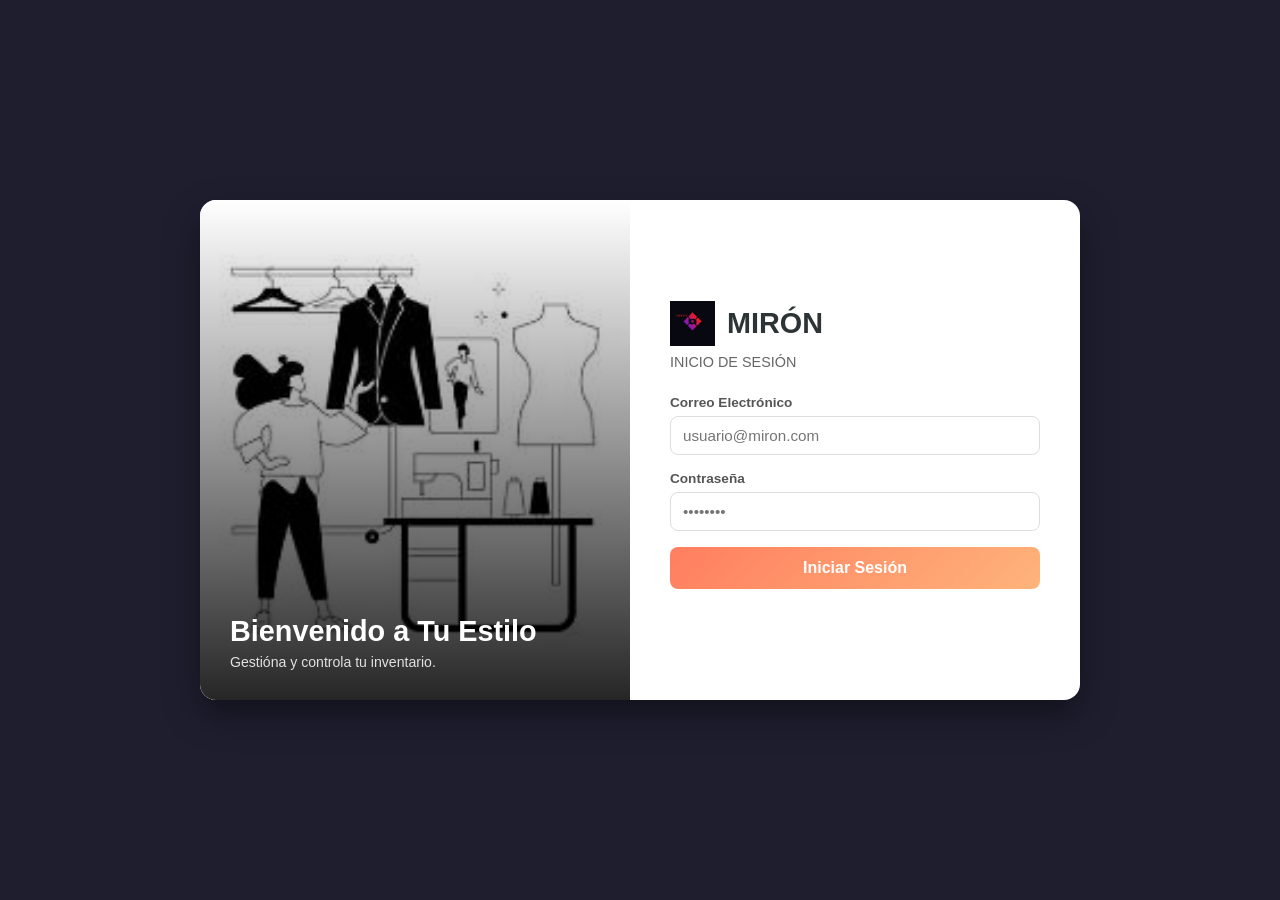
<file: index.html>
<!DOCTYPE html>
<html lang="es">
<head>
    <meta charset="UTF-8">
    <meta name="viewport" content="width=device-width, initial-scale=1.0">
    <title>MIRÓN|Inicio de Sesión</title>
    <link rel="stylesheet" href="css/estilos.css">
</head>
<body class="login-body">

    <div class="login-container">
        <!-- Panel izquierdo con la imagen de fondo -->
        <div class="login-image-panel" style="background-image: url('img/fondo_inicio.jpg');">
            <div class="overlay"></div>
            <div class="brand-welcome">
                <h2>Bienvenido a Tu Estilo</h2>
                <p>Gestióna y controla tu inventario.</p>
            </div>
        </div>

        <!-- Panel derecho con el formulario -->
        <div class="login-form-panel">
            <div class="login-card">
                <div class="logo-container">
                    <img src="img/logo.png" alt="Logo MIRÓN" class="logo-img">
                    <h1>MIRÓN</h1>
                </div>
                <p class="subtitle">INICIO DE SESIÓN</p>

                <form id="loginForm" onsubmit="iniciarSesion(event)">
                    <div class="input-group">
                        <label for="email">Correo Electrónico</label>
                        <input type="email" id="email" placeholder="usuario@miron.com" required>
                    </div>

                    <div class="input-group">
                        <label for="password">Contraseña</label>
                        <input type="password" id="password" placeholder="••••••••" required>
                    </div>

                    <button type="submit" class="btn-primary">Iniciar Sesión</button>
                    <div id="errorMsg" class="error-msg"></div>
                </form>
            </div>
        </div>
    </div>

    <script src="js/interactividad.js"></script>
</body>
</html>
</file>
<file: css/estilos.css>
/* --- ESTILOS GLOBALES --- */
* {
    margin: 0;
    padding: 0;
    box-sizing: border-box;
    font-family: 'Segoe UI', Tahoma, Geneva, Verdana, sans-serif;
}

/* ==========================================
   1. MÓDULO DE INICIO DE SESIÓN 
   ========================================== */
.login-body {
    height: 100vh;
    width: 100vw;
    display: flex;
    justify-content: center;
    align-items: center;
    background-color: #1e1e2f;
    overflow: hidden;
}

.login-container {
    display: flex;
    width: 880px;
    height: 500px;
    background: #ffffff;
    border-radius: 16px;
    overflow: hidden;
    box-shadow: 0 15px 35px rgba(0,0,0,0.4);
}

.login-image-panel {
    flex: 1;
    background-size: cover;
    background-position: center;
    position: relative;
    display: flex;
    flex-direction: column;
    justify-content: flex-end;
    padding: 30px;
}

.login-image-panel .overlay {
    position: absolute;
    top: 0; left: 0; width: 100%; height: 100%;
    background: linear-gradient(to top, rgba(0,0,0,0.85), transparent);
}

.brand-welcome {
    position: relative;
    z-index: 2;
    color: #ffffff;
}

.brand-welcome h2 { 
    font-size: 1.8rem; 
    margin-bottom: 6px; 
}

.brand-welcome p { 
    font-size: 0.88rem; 
    opacity: 0.85; 
}

.login-form-panel {
    flex: 1;
    display: flex;
    justify-content: center;
    align-items: center;
    padding: 40px;
}

.login-card { 
    width: 100%; 
}

.logo-container {
    display: flex;
    align-items: center;
    gap: 12px;
    margin-bottom: 8px;
}

.logo-img { 
    width: 45px; 
    height: 45px; 
    object-fit: contain; 
}

.login-card h1 { 
    font-size: 1.8rem; 
    color: #2d3436; 
}

.subtitle { 
    color: #666; 
    margin-bottom: 25px; 
    font-size: 0.9rem; 
}

.input-group {
    margin-bottom: 16px;
    display: flex;
    flex-direction: column;
}

.input-group label {
    font-size: 0.85rem;
    margin-bottom: 6px;
    color: #555;
    font-weight: 600;
}

.input-group input, .input-group select {
    padding: 10px 12px;
    border: 1px solid #ddd;
    border-radius: 8px;
    font-size: 0.95rem;
    outline: none;
    transition: border-color 0.3s;
}

.input-group input:focus, .input-group select:focus {
    border-color: #ff6b6b;
}

.btn-primary {
    width: 100%;
    padding: 12px;
    background: linear-gradient(135deg, #ff7e5f, #feb47b);
    border: none;
    border-radius: 8px;
    color: #ffffff;
    font-weight: bold;
    font-size: 1rem;
    cursor: pointer;
    transition: opacity 0.3s;
}

.btn-primary:hover { 
    opacity: 0.9; 
}

.error-msg { 
    color: #ff4757; 
    font-size: 0.85rem; 
    margin-top: 10px; 
    text-align: center; 
}


/* ==========================================
   2. MÓDULO DEL DASHBOARD (dashboard.html)
   ========================================== */
.dashboard-body-fixed {
    margin: 0;
    padding: 0;
    height: 100vh;
    width: 100vw;
    background-color: #f1f5f9;
    overflow: hidden;
    font-family: 'Segoe UI', Tahoma, Geneva, Verdana, sans-serif;
}

.dashboard-layout {
    display: flex;
    width: 100vw;
    height: 100vh;
}

/* Sidebar pegado totalmente al borde izquierdo  */
.sidebar-fixed {
    width: 260px;
    height: 100vh;
    background-color: #1e1e2f;
    color: #ffffff;
    display: flex;
    flex-direction: column;
    justify-content: space-between;
    padding: 20px;
    box-sizing: border-box;
    flex-shrink: 0;
}

.sidebar-top {
    display: flex;
    flex-direction: column;
}

.brand-box {
    display: flex;
    align-items: center;
    gap: 12px;
    padding-bottom: 20px;
    border-bottom: 1px solid rgba(255, 255, 255, 0.1);
    margin-bottom: 20px;
}

.logo-sidebar {
    width: 38px;
    height: 38px;
    object-fit: contain;
}

.brand-box h2 {
    font-size: 1.4rem;
    letter-spacing: 1px;
    margin: 0;
}

.menu-list {
    list-style: none;
    padding: 0;
    margin: 0;
}

.menu-list li {
    padding: 12px 15px;
    border-radius: 8px;
    margin-bottom: 8px;
    transition: background 0.3s;
}

.menu-list li.active, .menu-list li:hover {
    background-color: rgba(255, 107, 107, 0.25);
}

.menu-list a {
    color: #ffffff;
    text-decoration: none;
    font-size: 0.95rem;
    display: block;
}

/* Contenedor de la imagen del panel lateral completa */
.sidebar-img-container {
    width: 100%;
    border-radius: 8px;
    overflow: hidden;
    background: rgba(58, 54, 54, 0.2);
    padding: 5px;
}

.sidebar-preview-img {
    width: 100%;
    height: 350px;
    object-fit: cover;
    border-radius: 6px;
    display: block;
}

/* Contenedor Principal Derecho */
.main-container-fixed {
    flex-grow: 1;
    height: 100vh;
    display: flex;
    flex-direction: column;
    padding: 20px 25px;
    box-sizing: border-box;
    overflow-y: auto;
}

.top-header-fixed {
    display: flex;
    justify-content: center;
    align-items: center;
    margin-bottom: 18px;
}

.top-header-fixed h1 {
    font-size: 1.5rem;
    color: #1e293b;
    margin: 0 auto;
    text-align: center;
}

.user-badge {
    display: flex;
    align-items: center;
    gap: 10px;
}

.avatar-circle {
    width: 38px;
    height: 38px;
    background: linear-gradient(135deg, #ff7e5f, #feb47b);
    color: #ffffff;
    display: flex;
    justify-content: center;
    align-items: center;
    border-radius: 50%;
    font-weight: bold;
}

/* Tarjetas KPI de Estadísticas */
.kpi-grid {
    display: grid;
    grid-template-columns: repeat(3, 1fr);
    gap: 15px;
    margin-bottom: 18px;
}

.kpi-card {
    background: #ffffff;
    padding: 16px 20px;
    border-radius: 12px;
    box-shadow: 0 4px 10px rgba(0,0,0,0.03);
}

.kpi-card h3 {
    font-size: 0.8rem;
    color: #64748b;
    margin: 0 0 5px 0;
}

.kpi-card p {
    font-size: 1.6rem;
    font-weight: bold;
    color: #1e293b;
    margin: 0;
}

/* Tarjeta contenedora de la tabla */
.table-card-container {
    background: #ffffff;
    border-radius: 12px;
    padding: 20px;
    box-shadow: 0 4px 10px rgba(0,0,0,0.03);
    flex-grow: 1;
    display: flex;
    flex-direction: column;
}

.table-header-flex {
    display: flex;
    justify-content: space-between;
    align-items: center;
    margin-bottom: 15px;
}

.table-header-flex h2 {
    font-size: 1.15rem;
    color: #1e293b;
    margin: 0;
}

.table-actions {
    display: flex;
    gap: 10px;
}

.table-actions input {
    padding: 8px 12px;
    border: 1px solid #cbd5e1;
    border-radius: 6px;
    outline: none;
    font-size: 0.9rem;
}

.btn-add-item {
    padding: 8px 16px;
    background-color: #0f172a;
    color: #ffffff;
    border: none;
    border-radius: 6px;
    cursor: pointer;
    font-weight: 600;
}

.table-scroll-area {
    flex-grow: 1;
    overflow-y: auto;
}

.styled-table {
    width: 100%;
    border-collapse: collapse;
    text-align: left;
}

.styled-table th, .styled-table td {
    padding: 12px 14px;
    border-bottom: 1px solid #f1f5f9;
    font-size: 0.9rem;
}

.styled-table th {
    background-color: #f8fafc;
    color: #475569;
}

/* Estilos de la Ventana Modal */
.modal {
    display: none;
    position: fixed;
    z-index: 100;
    left: 0; top: 0; width: 100%; height: 100%;
    background-color: rgba(0,0,0,0.5);
    justify-content: center;
    align-items: center;
}

.modal-content {
    background: #ffffff;
    padding: 30px;
    border-radius: 12px;
    width: 500px;
    position: relative;
}

.close-btn {
    position: absolute;
    right: 20px; top: 15px;
    font-size: 1.5rem;
    cursor: pointer;
}

.form-row {
    display: grid;
    grid-template-columns: 1fr 1fr;
    gap: 15px;
}
</file>
<file: html/css/estilos.css>
/* --- ESTILOS GLOBALES --- */
* {
    margin: 0;
    padding: 0;
    box-sizing: border-box;
    font-family: 'Segoe UI', Tahoma, Geneva, Verdana, sans-serif;
}

/* ==========================================
   1. MÓDULO DE INICIO DE SESIÓN 
   ========================================== */
.login-body {
    height: 100vh;
    width: 100vw;
    display: flex;
    justify-content: center;
    align-items: center;
    background-color: #1e1e2f;
    overflow: hidden;
}

.login-container {
    display: flex;
    width: 880px;
    height: 500px;
    background: #ffffff;
    border-radius: 16px;
    overflow: hidden;
    box-shadow: 0 15px 35px rgba(0,0,0,0.4);
}

.login-image-panel {
    flex: 1;
    background-size: cover;
    background-position: center;
    position: relative;
    display: flex;
    flex-direction: column;
    justify-content: flex-end;
    padding: 30px;
}

.login-image-panel .overlay {
    position: absolute;
    top: 0; left: 0; width: 100%; height: 100%;
    background: linear-gradient(to top, rgba(0,0,0,0.85), transparent);
}

.brand-welcome {
    position: relative;
    z-index: 2;
    color: #ffffff;
}

.brand-welcome h2 { 
    font-size: 1.8rem; 
    margin-bottom: 6px; 
}

.brand-welcome p { 
    font-size: 0.88rem; 
    opacity: 0.85; 
}

.login-form-panel {
    flex: 1;
    display: flex;
    justify-content: center;
    align-items: center;
    padding: 40px;
}

.login-card { 
    width: 100%; 
}

.logo-container {
    display: flex;
    align-items: center;
    gap: 12px;
    margin-bottom: 8px;
}

.logo-img { 
    width: 45px; 
    height: 45px; 
    object-fit: contain; 
}

.login-card h1 { 
    font-size: 1.8rem; 
    color: #2d3436; 
}

.subtitle { 
    color: #666; 
    margin-bottom: 25px; 
    font-size: 0.9rem; 
}

.input-group {
    margin-bottom: 16px;
    display: flex;
    flex-direction: column;
}

.input-group label {
    font-size: 0.85rem;
    margin-bottom: 6px;
    color: #555;
    font-weight: 600;
}

.input-group input, .input-group select {
    padding: 10px 12px;
    border: 1px solid #ddd;
    border-radius: 8px;
    font-size: 0.95rem;
    outline: none;
    transition: border-color 0.3s;
}

.input-group input:focus, .input-group select:focus {
    border-color: #ff6b6b;
}

.btn-primary {
    width: 100%;
    padding: 12px;
    background: linear-gradient(135deg, #ff7e5f, #feb47b);
    border: none;
    border-radius: 8px;
    color: #ffffff;
    font-weight: bold;
    font-size: 1rem;
    cursor: pointer;
    transition: opacity 0.3s;
}

.btn-primary:hover { 
    opacity: 0.9; 
}

.error-msg { 
    color: #ff4757; 
    font-size: 0.85rem; 
    margin-top: 10px; 
    text-align: center; 
}


/* ==========================================
   2. MÓDULO DEL DASHBOARD (dashboard.html)
   ========================================== */
.dashboard-body-fixed {
    margin: 0;
    padding: 0;
    height: 100vh;
    width: 100vw;
    background-color: #f1f5f9;
    overflow: hidden;
    font-family: 'Segoe UI', Tahoma, Geneva, Verdana, sans-serif;
}

.dashboard-layout {
    display: flex;
    width: 100vw;
    height: 100vh;
}

/* Sidebar pegado totalmente al borde izquierdo  */
.sidebar-fixed {
    width: 260px;
    height: 100vh;
    background-color: #1e1e2f;
    color: #ffffff;
    display: flex;
    flex-direction: column;
    justify-content: space-between;
    padding: 20px;
    box-sizing: border-box;
    flex-shrink: 0;
}

.sidebar-top {
    display: flex;
    flex-direction: column;
}

.brand-box {
    display: flex;
    align-items: center;
    gap: 12px;
    padding-bottom: 20px;
    border-bottom: 1px solid rgba(255, 255, 255, 0.1);
    margin-bottom: 20px;
}

.logo-sidebar {
    width: 38px;
    height: 38px;
    object-fit: contain;
}

.brand-box h2 {
    font-size: 1.4rem;
    letter-spacing: 1px;
    margin: 0;
}

.menu-list {
    list-style: none;
    padding: 0;
    margin: 0;
}

.menu-list li {
    padding: 12px 15px;
    border-radius: 8px;
    margin-bottom: 8px;
    transition: background 0.3s;
}

.menu-list li.active, .menu-list li:hover {
    background-color: rgba(255, 107, 107, 0.25);
}

.menu-list a {
    color: #ffffff;
    text-decoration: none;
    font-size: 0.95rem;
    display: block;
}

/* Contenedor de la imagen del panel lateral completa */
.sidebar-img-container {
    width: 100%;
    border-radius: 8px;
    overflow: hidden;
    background: rgba(58, 54, 54, 0.2);
    padding: 5px;
}

.sidebar-preview-img {
    width: 100%;
    height: 350px;
    object-fit: cover;
    border-radius: 6px;
    display: block;
}

/* Contenedor Principal Derecho */
.main-container-fixed {
    flex-grow: 1;
    height: 100vh;
    display: flex;
    flex-direction: column;
    padding: 20px 25px;
    box-sizing: border-box;
    overflow-y: auto;
}

.top-header-fixed {
    display: flex;
    justify-content: space-between;
    align-items: center;
    margin-bottom: 18px;
}

.top-header-fixed h1 {
    font-size: 1.5rem;
    color: #1e293b;
    margin: 0;
}

.user-badge {
    display: flex;
    align-items: center;
    gap: 10px;
}

.avatar-circle {
    width: 38px;
    height: 38px;
    background: linear-gradient(135deg, #ff7e5f, #feb47b);
    color: #ffffff;
    display: flex;
    justify-content: center;
    align-items: center;
    border-radius: 50%;
    font-weight: bold;
}

/* Tarjetas KPI de Estadísticas */
.kpi-grid {
    display: grid;
    grid-template-columns: repeat(3, 1fr);
    gap: 15px;
    margin-bottom: 18px;
}

.kpi-card {
    background: #ffffff;
    padding: 16px 20px;
    border-radius: 12px;
    box-shadow: 0 4px 10px rgba(0,0,0,0.03);
}

.kpi-card h3 {
    font-size: 0.8rem;
    color: #64748b;
    margin: 0 0 5px 0;
}

.kpi-card p {
    font-size: 1.6rem;
    font-weight: bold;
    color: #1e293b;
    margin: 0;
}

/* Tarjeta contenedora de la tabla */
.table-card-container {
    background: #ffffff;
    border-radius: 12px;
    padding: 20px;
    box-shadow: 0 4px 10px rgba(0,0,0,0.03);
    flex-grow: 1;
    display: flex;
    flex-direction: column;
}

.table-header-flex {
    display: flex;
    justify-content: space-between;
    align-items: center;
    margin-bottom: 15px;
}

.table-header-flex h2 {
    font-size: 1.15rem;
    color: #1e293b;
    margin: 0;
}

.table-actions {
    display: flex;
    gap: 10px;
}

.table-actions input {
    padding: 8px 12px;
    border: 1px solid #cbd5e1;
    border-radius: 6px;
    outline: none;
    font-size: 0.9rem;
}

.btn-add-item {
    padding: 8px 16px;
    background-color: #0f172a;
    color: #ffffff;
    border: none;
    border-radius: 6px;
    cursor: pointer;
    font-weight: 600;
}

.table-scroll-area {
    flex-grow: 1;
    overflow-y: auto;
}

.styled-table {
    width: 100%;
    border-collapse: collapse;
    text-align: left;
}

.styled-table th, .styled-table td {
    padding: 12px 14px;
    border-bottom: 1px solid #f1f5f9;
    font-size: 0.9rem;
}

.styled-table th {
    background-color: #f8fafc;
    color: #475569;
}

/* Estilos de la Ventana Modal */
.modal {
    display: none;
    position: fixed;
    z-index: 100;
    left: 0; top: 0; width: 100%; height: 100%;
    background-color: rgba(0,0,0,0.5);
    justify-content: center;
    align-items: center;
}

.modal-content {
    background: #ffffff;
    padding: 30px;
    border-radius: 12px;
    width: 500px;
    position: relative;
}

.close-btn {
    position: absolute;
    right: 20px; top: 15px;
    font-size: 1.5rem;
    cursor: pointer;
}

.form-row {
    display: grid;
    grid-template-columns: 1fr 1fr;
    gap: 15px;
}
</file>
